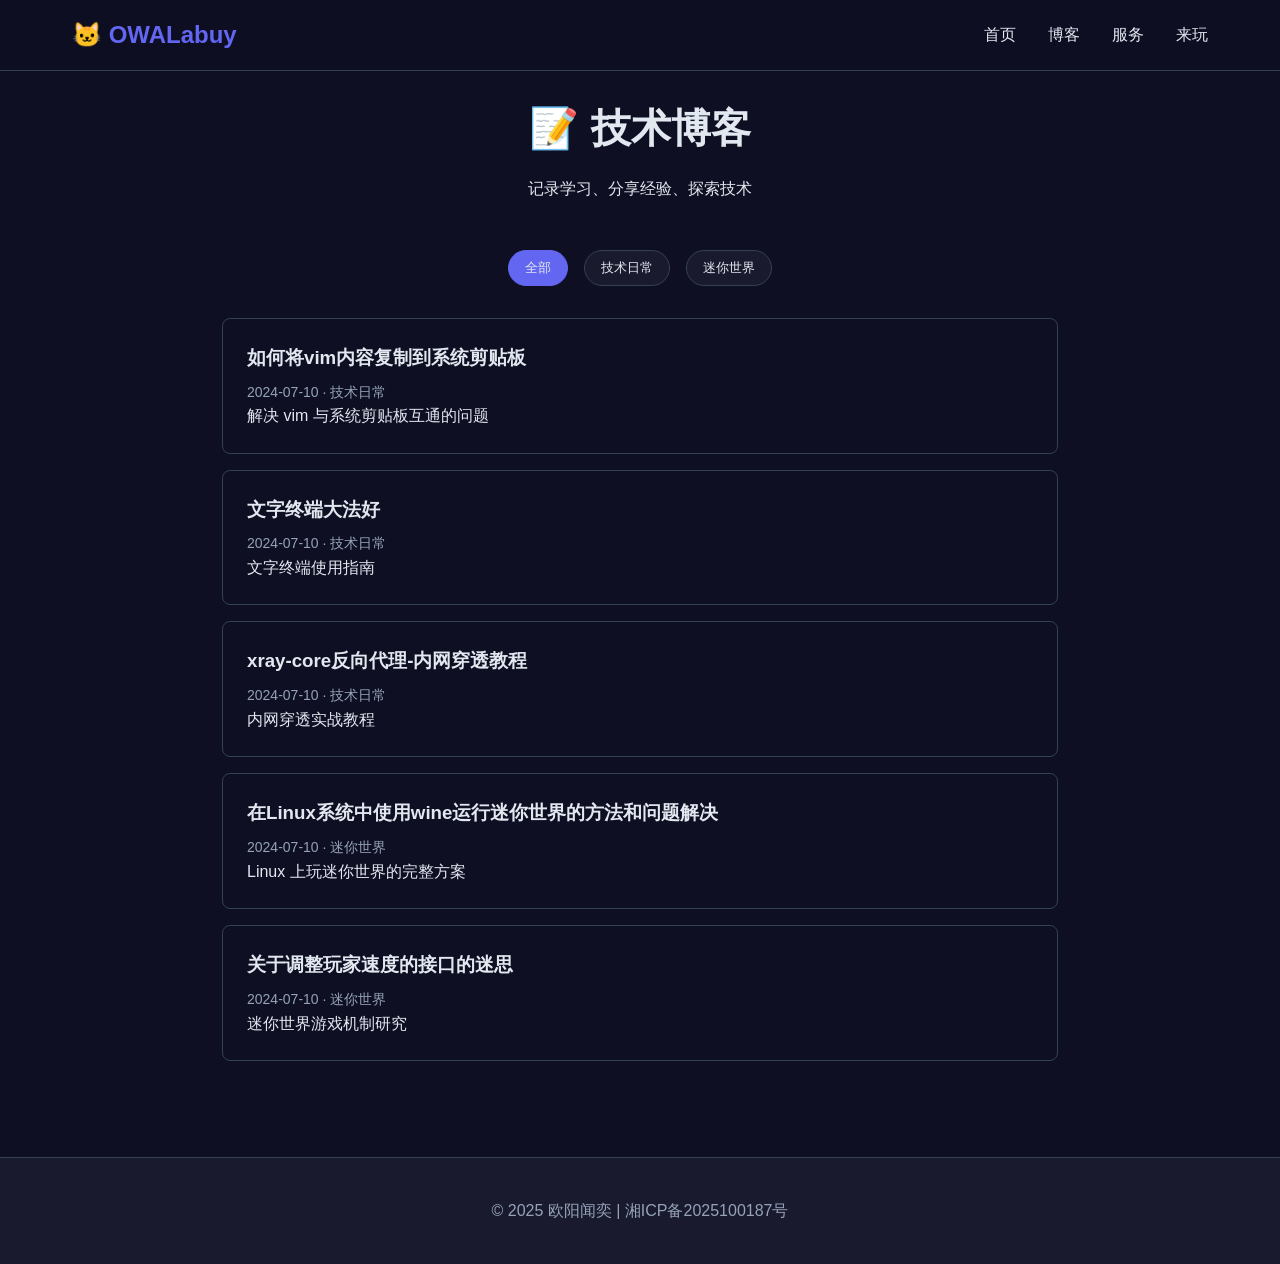
<file: blog.html>
<!DOCTYPE html>
<html lang="zh-CN">
<head>
    <meta charset="UTF-8">
    <meta name="viewport" content="width=device-width, initial-scale=1.0">
    <title>博客 - 欧阳闻奕</title>
    <link rel="stylesheet" href="/css/style.css">
</head>
<body>
    <nav class="navbar">
        <div class="nav-container">
            <a href="/" class="nav-logo">🐱 OWALabuy</a>
            <ul class="nav-menu">
                <li><a href="/">首页</a></li>
                <li><a href="/blog">博客</a></li>
                <li><a href="/">服务</a></li>
                <li><a href="/">来玩</a></li>
            </ul>
        </div>
    </nav>

    <div class="blog-container">
        <div class="blog-header">
            <h1>📝 技术博客</h1>
            <p>记录学习、分享经验、探索技术</p>
        </div>

        <div class="category-filter">
            <button class="category-btn active" data-category="all">全部</button>
            <button class="category-btn" data-category="tech">技术日常</button>
            <button class="category-btn" data-category="miniworld">迷你世界</button>
        </div>

        <div id="posts-list" class="post-list">
            <!-- 动态加载文章列表 -->
        </div>
    </div>

    <footer>
        <div class="container">
            <p>© 2025 欧阳闻奕 | 湘ICP备2025100187号</p>
        </div>
    </footer>

    <script src="/js/blog.js"></script>
</body>
</html>
</file>
<file: css/style.css>
/* Reset & Base */
* {
    margin: 0;
    padding: 0;
    box-sizing: border-box;
}

:root {
    --primary: #6366f1;
    --primary-dark: #4f46e5;
    --bg: #0f0f23;
    --bg-card: #1a1a2e;
    --bg-hover: #252542;
    --text: #e2e8f0;
    --text-muted: #94a3b8;
    --border: #334155;
    --success: #22c55e;
    --gradient: linear-gradient(135deg, #667eea 0%, #764ba2 100%);
}

body {
    font-family: -apple-system, BlinkMacSystemFont, "Segoe UI", Roboto, "Helvetica Neue", Arial, sans-serif;
    background: var(--bg);
    color: var(--text);
    line-height: 1.6;
    min-height: 100vh;
}

/* Navbar */
.navbar {
    background: rgba(15, 15, 35, 0.95);
    backdrop-filter: blur(10px);
    border-bottom: 1px solid var(--border);
    position: fixed;
    top: 0;
    width: 100%;
    z-index: 100;
}

.nav-container {
    max-width: 1200px;
    margin: 0 auto;
    padding: 1rem 2rem;
    display: flex;
    justify-content: space-between;
    align-items: center;
}

.nav-logo {
    font-size: 1.5rem;
    font-weight: bold;
    color: var(--primary);
    text-decoration: none;
}

.nav-menu {
    display: flex;
    list-style: none;
    gap: 2rem;
}

.nav-menu a {
    color: var(--text);
    text-decoration: none;
    transition: color 0.3s;
}

.nav-menu a:hover {
    color: var(--primary);
}

/* Container */
.container {
    max-width: 1200px;
    margin: 0 auto;
    padding: 0 2rem;
}

/* Hero */
.hero {
    min-height: 100vh;
    display: flex;
    align-items: center;
    justify-content: center;
    text-align: center;
    padding: 6rem 2rem 4rem;
    background: var(--gradient);
    position: relative;
}

.hero::before {
    content: '';
    position: absolute;
    top: 0;
    left: 0;
    right: 0;
    bottom: 0;
    background: url('data:image/svg+xml,<svg xmlns="http://www.w3.org/2000/svg" viewBox="0 0 100 100"><circle cx="50" cy="50" r="1" fill="rgba(255,255,255,0.1)"/></svg>');
    background-size: 50px 50px;
    opacity: 0.5;
}

.hero-content {
    position: relative;
    z-index: 1;
}

.avatar {
    font-size: 6rem;
    margin-bottom: 1rem;
    animation: bounce 2s infinite;
}

@keyframes bounce {
    0%, 100% { transform: translateY(0); }
    50% { transform: translateY(-10px); }
}

.hero h1 {
    font-size: 3rem;
    margin-bottom: 0.5rem;
}

.tagline {
    font-size: 1.25rem;
    color: rgba(255, 255, 255, 0.9);
    margin-bottom: 2rem;
}

.social-links {
    display: flex;
    gap: 1rem;
    justify-content: center;
}

.social-links a {
    padding: 0.75rem 1.5rem;
    background: rgba(255, 255, 255, 0.2);
    color: white;
    text-decoration: none;
    border-radius: 2rem;
    transition: all 0.3s;
}

.social-links a:hover {
    background: rgba(255, 255, 255, 0.3);
    transform: translateY(-2px);
}

/* Sections */
section {
    padding: 5rem 0;
}

section h2 {
    font-size: 2.5rem;
    text-align: center;
    margin-bottom: 1rem;
}

.section-desc {
    text-align: center;
    color: var(--text-muted);
    margin-bottom: 3rem;
}

/* Services */
.services {
    background: var(--bg);
}

.service-grid {
    display: grid;
    grid-template-columns: repeat(auto-fit, minmax(280px, 1fr));
    gap: 2rem;
    margin-bottom: 3rem;
}

.service-card {
    background: var(--bg-card);
    border: 1px solid var(--border);
    border-radius: 1rem;
    padding: 2rem;
    transition: all 0.3s;
}

.service-card:hover {
    transform: translateY(-5px);
    border-color: var(--primary);
    box-shadow: 0 10px 40px rgba(99, 102, 241, 0.2);
}

.service-icon {
    font-size: 3rem;
    margin-bottom: 1rem;
}

.service-card h3 {
    font-size: 1.5rem;
    margin-bottom: 1rem;
    color: var(--primary);
}

.service-card ul {
    list-style: none;
    margin-bottom: 1.5rem;
}

.service-card li {
    padding: 0.5rem 0;
    color: var(--text-muted);
    border-bottom: 1px solid var(--border);
}

.service-card li:last-child {
    border-bottom: none;
}

.price {
    display: inline-block;
    padding: 0.5rem 1rem;
    background: var(--primary);
    color: white;
    border-radius: 2rem;
    font-weight: bold;
}

.contact-cta {
    text-align: center;
    padding: 2rem;
    background: var(--bg-card);
    border-radius: 1rem;
    border: 1px solid var(--border);
}

.contact-cta p {
    margin: 0.5rem 0;
}

.contact-cta a {
    color: var(--primary);
}

/* Latest Posts */
.latest-posts {
    background: var(--bg-card);
}

.post-list {
    display: grid;
    gap: 1rem;
    margin-bottom: 2rem;
}

.post-item {
    background: var(--bg);
    padding: 1.5rem;
    border-radius: 0.5rem;
    border: 1px solid var(--border);
    transition: all 0.3s;
}

.post-item:hover {
    border-color: var(--primary);
}

.post-item h3 {
    margin-bottom: 0.5rem;
}

.post-item h3 a {
    color: var(--text);
    text-decoration: none;
}

.post-item h3 a:hover {
    color: var(--primary);
}

.post-meta {
    color: var(--text-muted);
    font-size: 0.875rem;
}

.btn-primary {
    display: inline-block;
    padding: 1rem 2rem;
    background: var(--primary);
    color: white;
    text-decoration: none;
    border-radius: 0.5rem;
    transition: all 0.3s;
}

.btn-primary:hover {
    background: var(--primary-dark);
    transform: translateY(-2px);
}

/* Play Section */
.play-section {
    background: var(--bg);
}

.game-servers {
    display: grid;
    grid-template-columns: repeat(auto-fit, minmax(300px, 1fr));
    gap: 2rem;
}

.game-card {
    background: var(--bg-card);
    border: 1px solid var(--border);
    border-radius: 1rem;
    padding: 2rem;
    text-align: center;
}

.game-icon {
    font-size: 4rem;
    margin-bottom: 1rem;
}

.game-card h3 {
    margin-bottom: 1rem;
}

.server-info p {
    margin: 0.5rem 0;
    color: var(--text-muted);
}

.status {
    display: inline-block;
    margin-top: 1rem;
    padding: 0.5rem 1rem;
    border-radius: 2rem;
    font-weight: bold;
}

.status.online {
    background: rgba(34, 197, 94, 0.2);
    color: var(--success);
}

.status.offline {
    background: rgba(148, 163, 184, 0.2);
    color: var(--text-muted);
}

/* Footer */
footer {
    background: var(--bg-card);
    border-top: 1px solid var(--border);
    padding: 2rem 0;
    text-align: center;
    color: var(--text-muted);
}

footer p {
    margin: 0.5rem 0;
}

/* Blog Page */
.blog-container {
    max-width: 900px;
    margin: 0 auto;
    padding: 6rem 2rem 4rem;
}

.blog-header {
    text-align: center;
    margin-bottom: 3rem;
}

.blog-header h1 {
    font-size: 2.5rem;
    margin-bottom: 1rem;
}

.category-filter {
    display: flex;
    gap: 1rem;
    justify-content: center;
    margin-bottom: 2rem;
}

.category-btn {
    padding: 0.5rem 1rem;
    background: var(--bg-card);
    border: 1px solid var(--border);
    color: var(--text);
    border-radius: 2rem;
    cursor: pointer;
    transition: all 0.3s;
}

.category-btn:hover,
.category-btn.active {
    background: var(--primary);
    border-color: var(--primary);
}

/* Article */
.article-content {
    max-width: 800px;
    margin: 0 auto;
    padding: 6rem 2rem 4rem;
}

.article-content h1 {
    font-size: 2rem;
    margin-bottom: 1rem;
}

.article-meta {
    color: var(--text-muted);
    margin-bottom: 2rem;
    padding-bottom: 1rem;
    border-bottom: 1px solid var(--border);
}

.article-body {
    line-height: 1.8;
}

.article-body h2 {
    font-size: 1.5rem;
    margin: 2rem 0 1rem;
    text-align: left;
}

.article-body h3 {
    font-size: 1.25rem;
    margin: 1.5rem 0 0.75rem;
}

.article-body p {
    margin-bottom: 1rem;
}

.article-body code {
    background: var(--bg-card);
    padding: 0.2rem 0.4rem;
    border-radius: 0.25rem;
    font-family: 'Monaco', 'Consolas', monospace;
}

.article-body pre {
    background: var(--bg-card);
    padding: 1rem;
    border-radius: 0.5rem;
    overflow-x: auto;
    margin-bottom: 1rem;
}

.article-body pre code {
    background: none;
    padding: 0;
}

.article-body ul, .article-body ol {
    margin-bottom: 1rem;
    padding-left: 2rem;
}

.article-body li {
    margin-bottom: 0.5rem;
}

.article-body a {
    color: var(--primary);
}

.article-body img {
    max-width: 100%;
    border-radius: 0.5rem;
}

.article-body blockquote {
    border-left: 4px solid var(--primary);
    padding-left: 1rem;
    margin: 1rem 0;
    color: var(--text-muted);
}

.back-link {
    display: inline-block;
    margin-bottom: 2rem;
    color: var(--text-muted);
    text-decoration: none;
}

.back-link:hover {
    color: var(--primary);
}

/* Responsive */
@media (max-width: 768px) {
    .nav-menu {
        gap: 1rem;
    }
    
    .hero h1 {
        font-size: 2rem;
    }
    
    section h2 {
        font-size: 1.75rem;
    }
    
    .service-grid {
        grid-template-columns: 1fr;
    }
}
</file>
